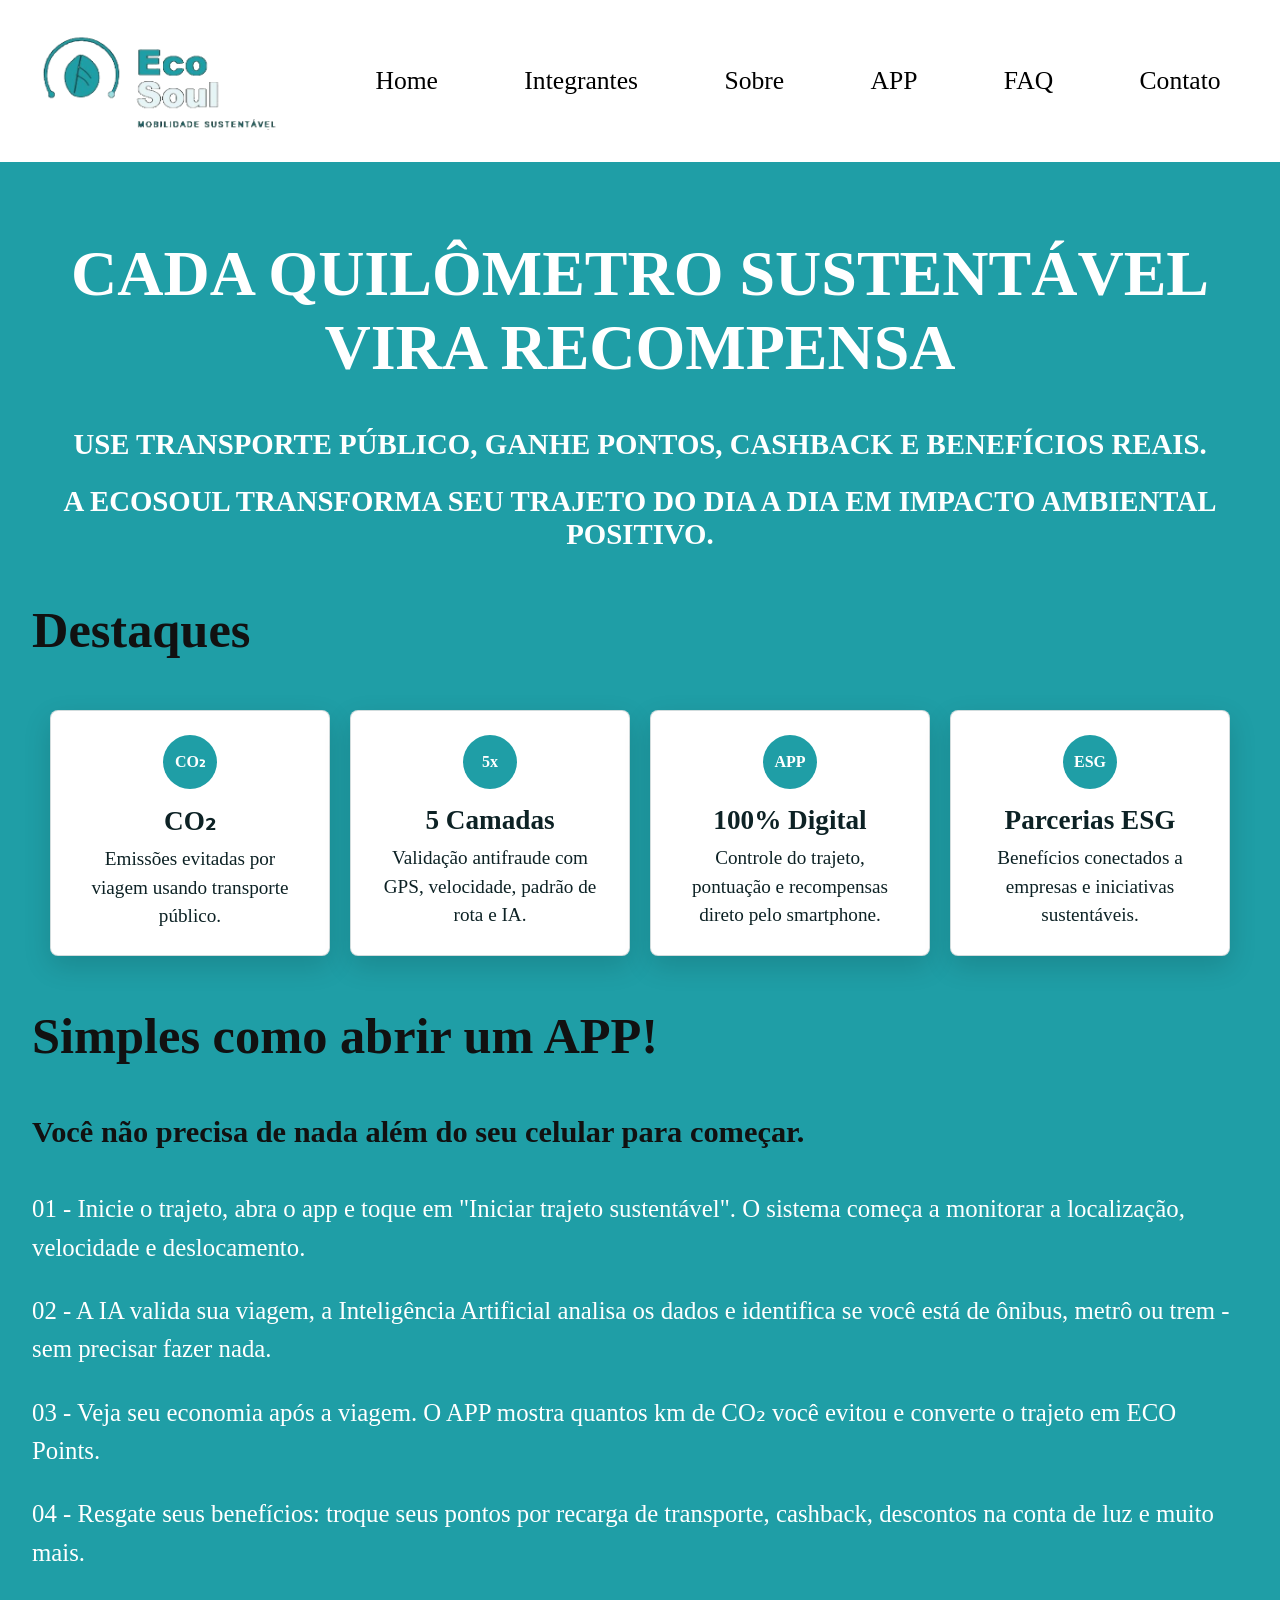
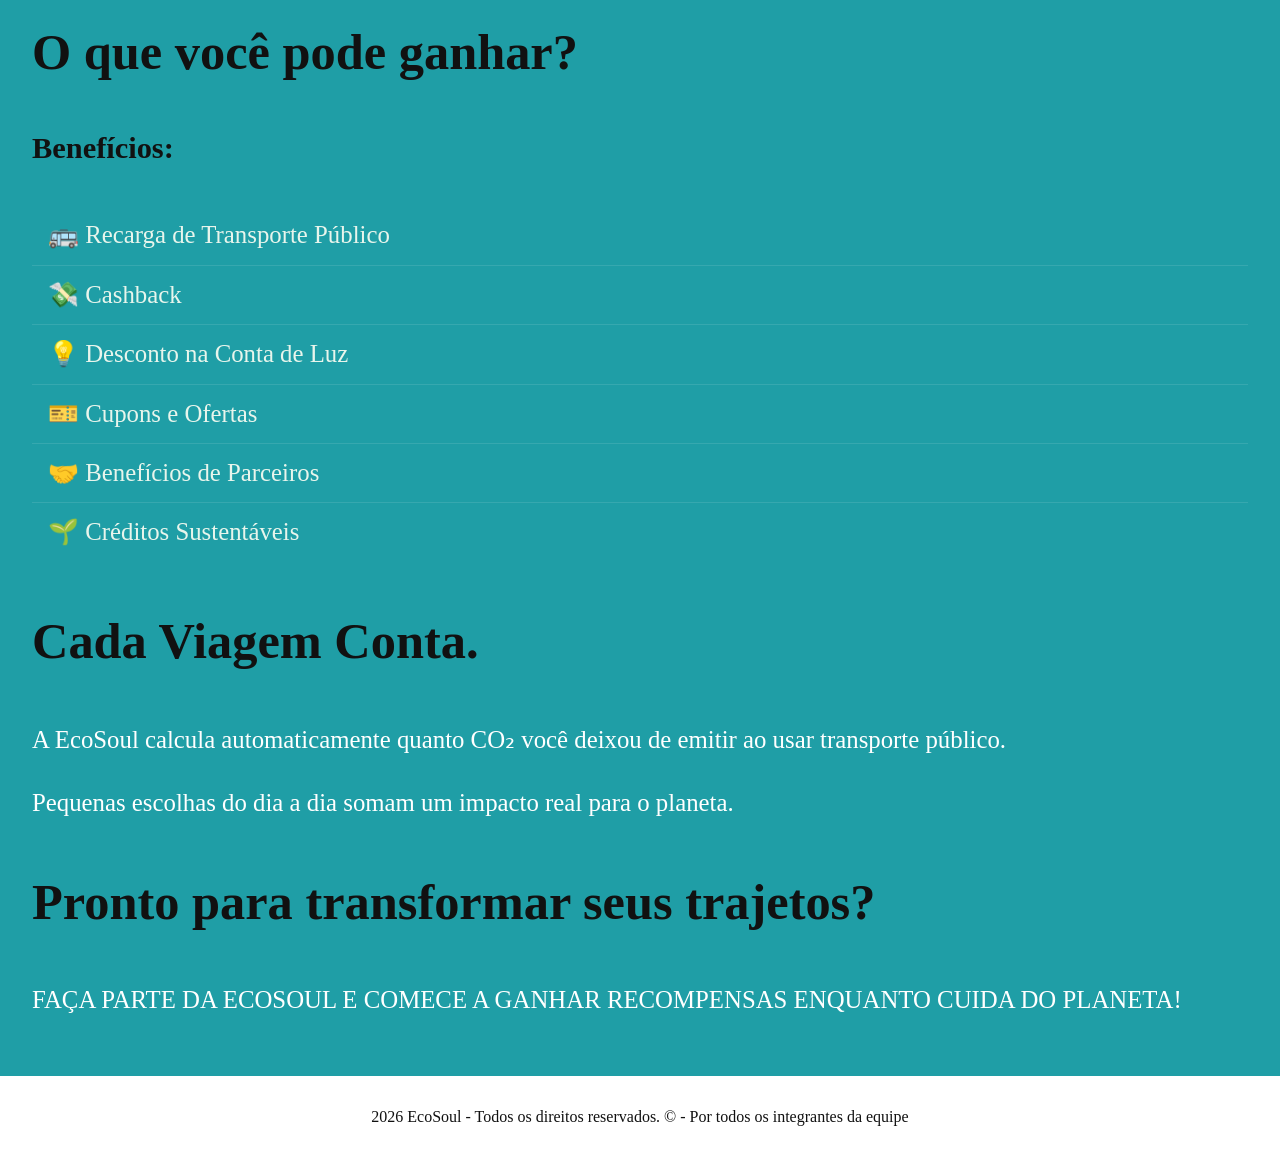
<file: index.html>
<!DOCTYPE html>
<html lang="pt-br">
<head>
  <meta charset="UTF-8">
  <meta name="viewport" content="width=device-width, initial-scale=1.0">
  <title>EcoSoul - P&aacute;gina Inicial</title>
  <link rel="stylesheet" href="./css/main.css"/>
</head>
<body>
    <!-- Cabecalho com logo e menu principal -->
    <header class="cabecalho">
      <input type="checkbox" id="menu-toggle" class="menu-toggle">
      <label for="menu-toggle" class="menu-hamburguer" aria-label="Abrir menu">
        <span></span>
        <span></span>
        <span></span>
      
      </label>
      <nav class="cabecalho__navbar">
        <ul class="cabecalho__lista">
          <li class="cabecalho__logo-item">
            <img src="./img/logo.png" class="logo" alt="Logo EcoSoul">
          </li>
          <li class="cabecalho__list-item">
            <a class="cabecalho__link cabecalho__link--active" href="./index.html">Home</a>
          </li>
          <li class="cabecalho__list-item">
            <a class="cabecalho__link" href="./paginas/integrante.html">Integrantes</a>
          </li>
          <li class="cabecalho__list-item">
            <a class="cabecalho__link" href="./paginas/sobre.html">Sobre</a>
          </li>
          <li class="cabecalho__list-item">
            <a class="cabecalho__link" href="./paginas/app.html">APP</a>
          </li>
          <li class="cabecalho__list-item">
            <a class="cabecalho__link" href="./paginas/faq.html">FAQ</a>
          </li>
         <li class="cabecalho__list-item">
            <a class="cabecalho__link" href="./paginas/contato.html">Contato</a>
          </li>
        </ul>
      </nav>
    </header>
   <main>
      <!-- Apresentacao inicial da proposta -->
      <h1 class="fundo__title">Cada quil&ocirc;metro sustent&aacute;vel vira recompensa</h1>
      <h2 class="h2_geral">Use transporte p&uacute;blico, ganhe pontos, cashback e benef&iacute;cios reais.</h2>
      <h2 class="h2_geral"> A EcoSoul transforma seu trajeto do dia a dia em impacto ambiental positivo.</h2>
      <h3 class="h3_geral">Destaques</h3>
      <!-- Cards com os principais diferenciais da EcoSoul -->
      <section class="destaques-grid" aria-label="Destaques da EcoSoul">
        <article class="destaque-card">
          <span class="icone-card">CO₂</span>
          <h4>CO₂</h4>
          <p>Emiss&otilde;es evitadas por viagem usando transporte p&uacute;blico.</p>
        </article>
        <article class="destaque-card">
          <span class="icone-card">5x</span>
          <h4>5 Camadas</h4>
          <p>Valida&ccedil;&atilde;o antifraude com GPS, velocidade, padr&atilde;o de rota e IA.</p>
        </article>
        <article class="destaque-card">
          <span class="icone-card">APP</span>
          <h4>100% Digital</h4>
          <p>Controle do trajeto, pontua&ccedil;&atilde;o e recompensas direto pelo smartphone.</p>
        </article>
        <article class="destaque-card">
          <span class="icone-card">ESG</span>
          <h4>Parcerias ESG</h4>
          <p>Benef&iacute;cios conectados a empresas e iniciativas sustent&aacute;veis.</p>
        </article>
      </section>
    <!-- Passo a passo de uso do aplicativo -->
    <h3 class="h3_geral">Simples como abrir um APP!</h3>
    <h4 class="h4_geral">Voc&ecirc; n&atilde;o precisa de nada al&eacute;m do seu celular para come&ccedil;ar.</h4>
    <p class="p_geral">01 - Inicie o trajeto,
      abra o app e toque em "Iniciar trajeto sustent&aacute;vel". O sistema come&ccedil;a a monitorar a localiza&ccedil;&atilde;o, velocidade e deslocamento.</p>
    <p class="p_geral">02 - A IA valida sua viagem, a
    Intelig&ecirc;ncia Artificial analisa os dados e identifica se voc&ecirc; est&aacute; de &ocirc;nibus, metr&ocirc; ou trem - sem precisar fazer nada.</p>
    <p class="p_geral">03 - Veja seu economia
    ap&oacute;s a viagem. O APP mostra quantos km de CO₂ voc&ecirc; evitou e converte o trajeto em ECO Points.</p>
    <p class="p_geral">04 - Resgate seus benef&iacute;cios:
    troque seus pontos por recarga de transporte, cashback, descontos na conta de luz e muito mais.</p>
    <h3 class="h3_geral">O que voc&ecirc; pode ganhar?</h3>
    <h4 class="h4_geral">Benef&iacute;cios:</h4>
    <!-- Beneficios que podem ser resgatados com os pontos -->
    <ul class="lista">
      <li class="lista_pagina">&#128652; Recarga de Transporte P&uacute;blico</li>
      <li class="lista_pagina">&#128184; Cashback</li>
      <li class="lista_pagina">&#128161; Desconto na Conta de Luz</li>
      <li class="lista_pagina">&#127915; Cupons e Ofertas</li>
      <li class="lista_pagina">&#129309; Benef&iacute;cios de Parceiros</li>
      <li class="lista_pagina">&#127793; Cr&eacute;ditos Sustent&aacute;veis</li>
    </ul>
    <h3 class="h3_geral">Cada Viagem Conta.</h3>
    <p class="p_geral">A EcoSoul calcula automaticamente quanto CO₂ voc&ecirc; deixou de emitir ao usar transporte p&uacute;blico.</p>
    <p class="p_geral">Pequenas escolhas do dia a dia somam um impacto real para o planeta.</p>
    <h3 class="h3_geral">Pronto para transformar seus trajetos?</h3>
    <p class="p_geral">FAÇA PARTE DA ECOSOUL E COMECE A GANHAR RECOMPENSAS ENQUANTO CUIDA DO PLANETA!</p>
    </main>
 <!-- Rodape do projeto -->
  <footer>
    <p>2026 EcoSoul - Todos os direitos reservados. &copy; - Por todos os integrantes da equipe</p>
  </footer>
  <script src="./js/interacoes.js"></script>
</body>
</html>
</file>
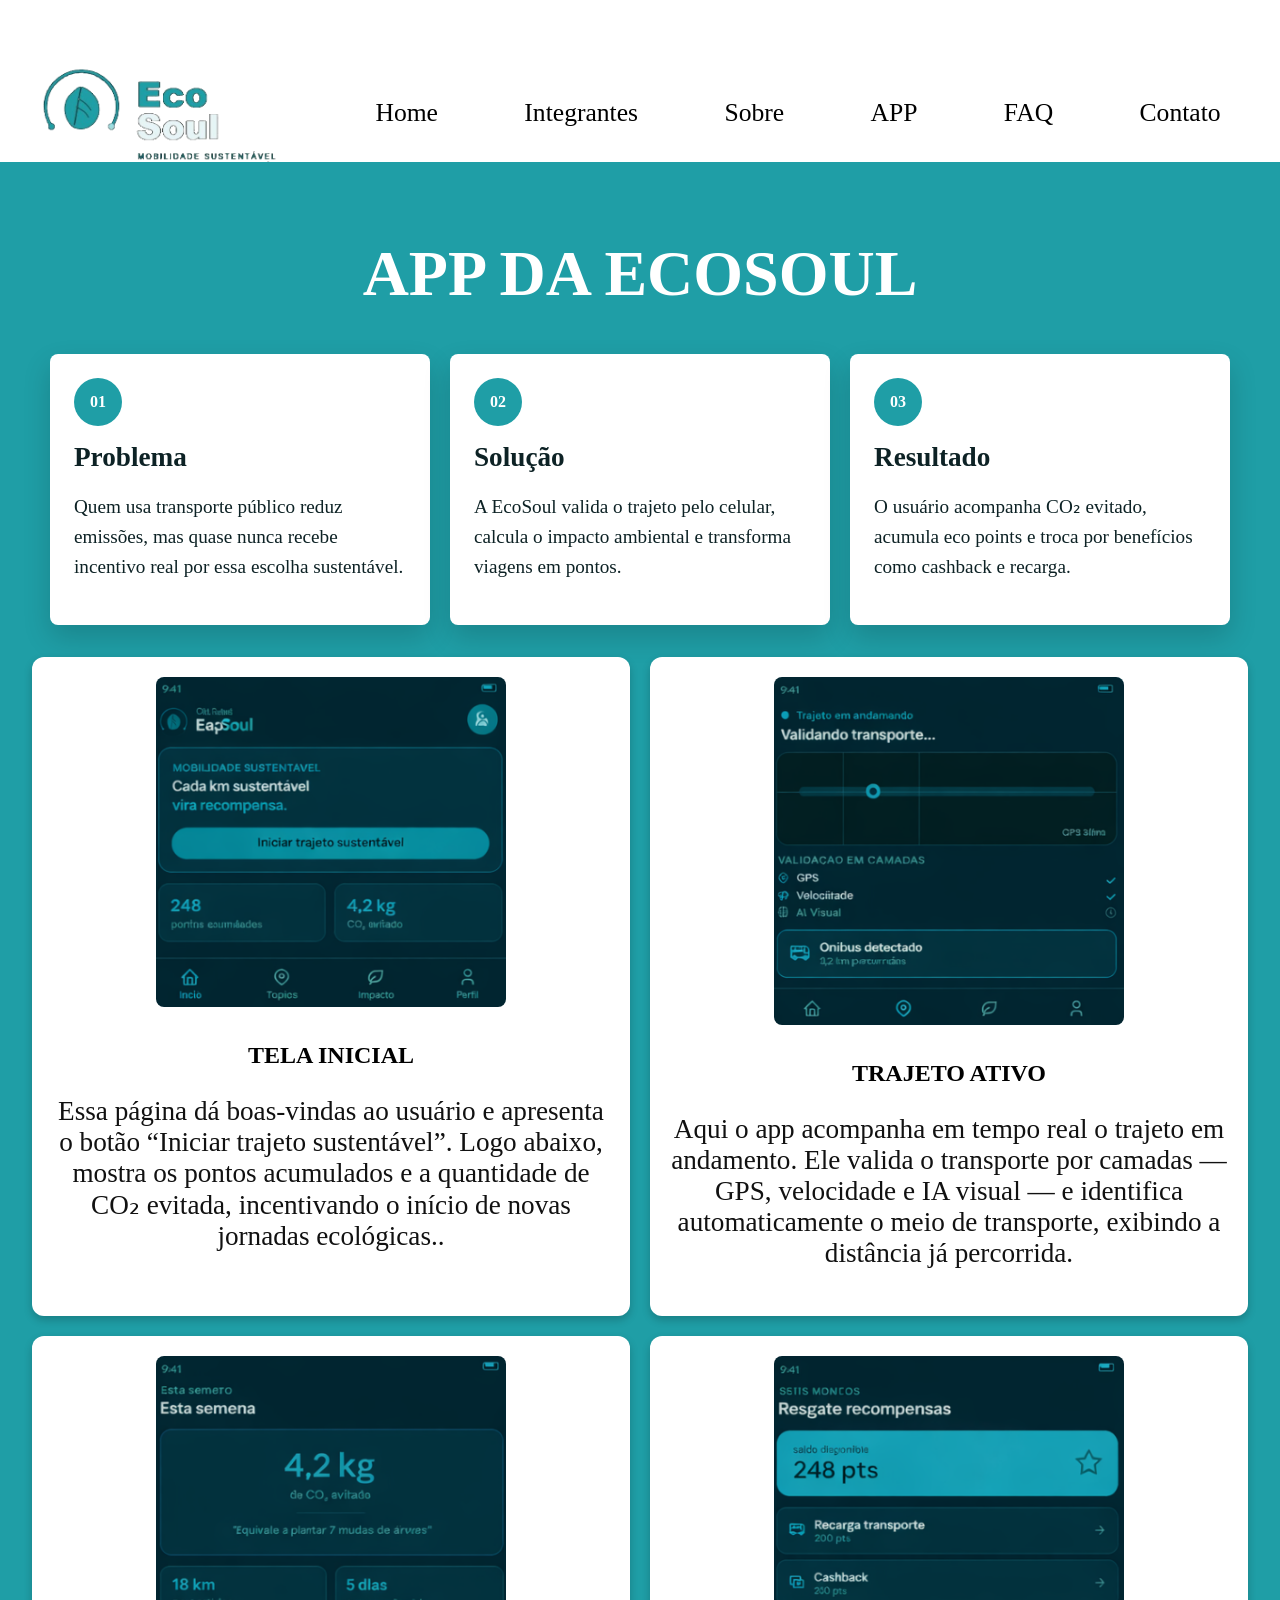
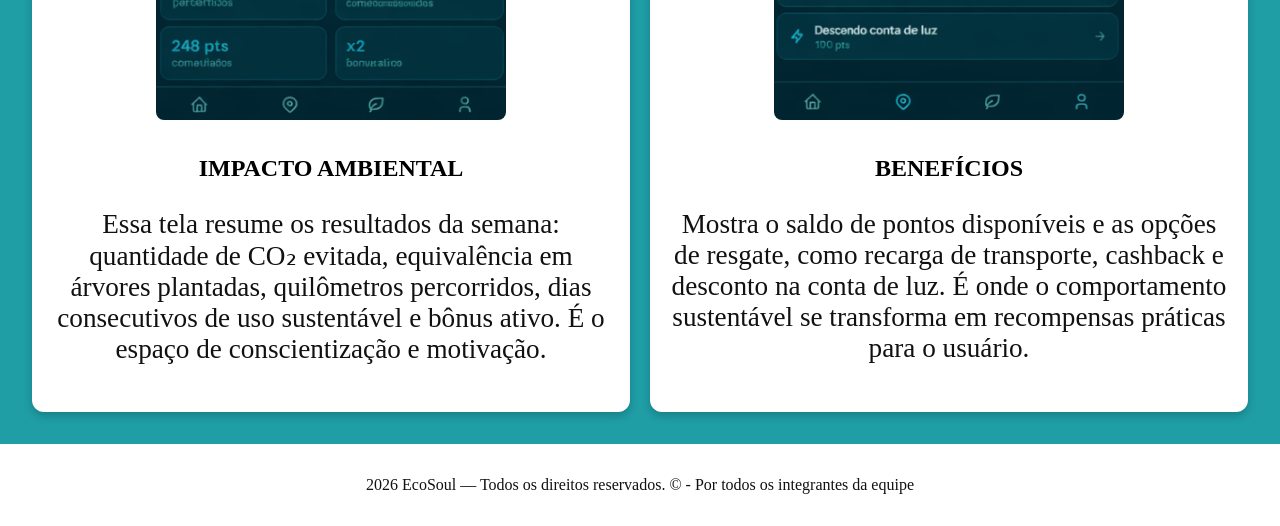
<file: paginas/app.html>
<!DOCTYPE html>
<html lang="pt-br">
<head>
    <meta charset="UTF-8">
    <meta name="viewport" content="width=device-width, initial-scale=1.0">
    <title>EcoSoul - App</title>
    <link rel="stylesheet" href="../css/main.css"/>
</head>
<body>
    <!-- Cabecalho com logo e menu principal -->
    <header class="cabecalho"></header>
      <input type="checkbox" id="menu-toggle" class="menu-toggle">
      <label for="menu-toggle" class="menu-hamburguer" aria-label="Abrir menu">
        <span></span>
        <span></span>
        <span></span>
      </label>
      <nav class="cabecalho__navbar">
        <ul class="cabecalho__lista">
          <li class="cabecalho__logo-item">
            <img src="../img/logo.png" class="logo" alt="Logo EcoSoul">
          </li>
          <li class="cabecalho__list-item">
            <a class="cabecalho__link" href="../index.html">Home</a>
          </li>
          <li class="cabecalho__list-item">
            <a class="cabecalho__link" href="../paginas/integrante.html">Integrantes</a>
          </li>
          <li class="cabecalho__list-item">
            <a class="cabecalho__link" href="../paginas/sobre.html">Sobre</a>
          </li>
          <li class="cabecalho__list-item">
            <a class="cabecalho__link cabecalho__link--active" href="../paginas/app.html">APP</a>
          </li>
          <li class="cabecalho__list-item">
            <a class="cabecalho__link" href="../paginas/faq.html">FAQ</a>
          </li>
         <li class="cabecalho__list-item">
            <a class="cabecalho__link" href="../paginas/contato.html">Contato</a>
          </li>
        </ul>
      </nav>
    </header>
        <main>
    <h1 class="fundo__title">APP DA ECOSOUL</h1>
    <!-- Resumo do problema, solucao e valor entregue -->
    <section class="solucao-resumo" aria-label="Resumo da solucao EcoSoul">
        <article class="solucao-card">
            <span>01</span>
            <h2>Problema</h2>
            <p>Quem usa transporte p&uacute;blico reduz emiss&otilde;es, mas quase nunca recebe incentivo real por essa escolha sustent&aacute;vel.</p>
        </article>
        <article class="solucao-card">
            <span>02</span>
            <h2>Solu&ccedil;&atilde;o</h2>
            <p>A EcoSoul valida o trajeto pelo celular, calcula o impacto ambiental e transforma viagens em pontos.</p>
        </article>
        <article class="solucao-card">
            <span>03</span>
            <h2>Resultado</h2>
            <p>O usu&aacute;rio acompanha CO₂ evitado, acumula eco points e troca por benef&iacute;cios como cashback e recarga.</p>
        </article>
    </section>

    <!-- Telas e funcionalidades previstas para o aplicativo -->
    <div class="grid-container">
        <div class="card-app">
            <img src="../img/pagina_inicial.png" alt="Tela inicial do aplicativo EcoSoul">
            <div class="texto">
                <h2 class="h2_app">Tela Inicial</h2>
                <p>Essa página dá boas‑vindas ao usuário e apresenta o botão “Iniciar trajeto sustentável”. Logo abaixo, mostra os pontos acumulados e a quantidade de CO₂ evitada, incentivando o início de novas jornadas ecológicas..</p>
            </div>
        </div>
        <div class="card-app">
            <img src="../img/trajeto.png"   alt="Tela de trajeto ativo do aplicativo EcoSoul">
            <div class="texto">
                <h2 class="h2_app">Trajeto Ativo</h2>
                <p>Aqui o app acompanha em tempo real o trajeto em andamento. Ele valida o transporte por camadas — GPS, velocidade e IA visual — e identifica automaticamente o meio de transporte, exibindo a distância já percorrida.</p>
            </div>
        </div>
        <div class="card-app">
            <img src="../img/impacto.png" alt="Tela de impacto ambiental do aplicativo EcoSoul">
            <div class="texto">
                <h2 class="h2_app">Impacto Ambiental</h2>
                <p>Essa tela resume os resultados da semana: quantidade de CO₂ evitada, equivalência em árvores plantadas, quilômetros percorridos, dias consecutivos de uso sustentável e bônus ativo. É o espaço de conscientização e motivação.</p>
            </div>
        </div>
        <div class="card-app">
            <img src="../img/perfil.png"  alt="Tela de benefícios do aplicativo EcoSoul">
            <div class="texto">
                <h2 class="h2_app">Benefícios</h2>
                <p>Mostra o saldo de pontos disponíveis e as opções de resgate, como recarga de transporte, cashback e desconto na conta de luz. É onde o comportamento sustentável se transforma em recompensas práticas para o usuário.</p>
            </div>
        </div>
    </div>
    </main>
    <!-- Rodape do projeto -->
    <footer>
    <p>2026 EcoSoul — Todos os direitos reservados. &copy; - Por todos os integrantes da equipe</p>
    </footer>
    <script src="../js/interacoes.js"></script>
</body>
</html>
</file>
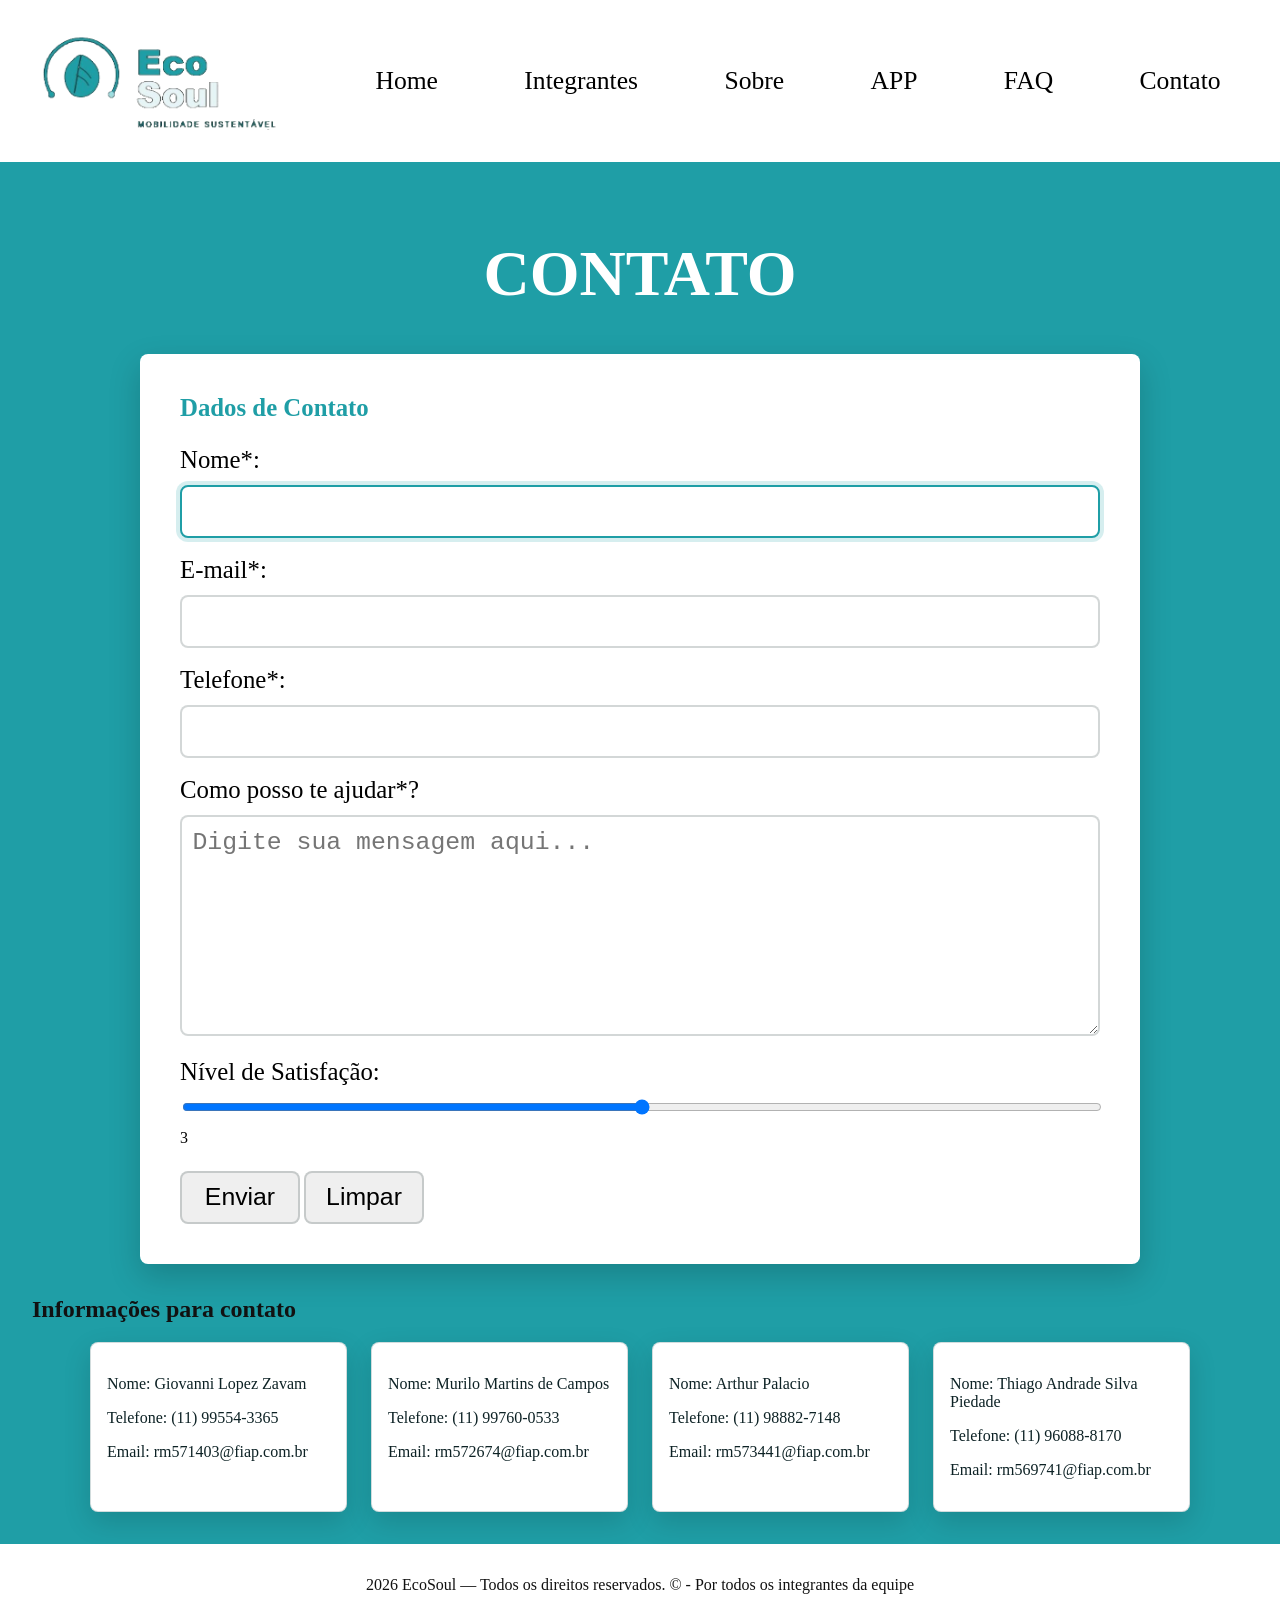
<file: paginas/contato.html>
<!DOCTYPE html>
<html lang="pt-br">
<head>
    <meta charset="UTF-8">
    <meta name="viewport" content="width=device-width, initial-scale=1.0">
    <title>EcoSoul - Contato</title>
    <link rel="stylesheet" href="../css/main.css"/>
</head>
<body>
    <!-- Cabecalho com logo e menu principal -->
    <header class="cabecalho">
      <input type="checkbox" id="menu-toggle" class="menu-toggle">
      <label for="menu-toggle" class="menu-hamburguer" aria-label="Abrir menu">
        <span></span>
        <span></span>
        <span></span>
      </label>
      <nav class="cabecalho__navbar">
        <ul class="cabecalho__lista">
          <li class="cabecalho__logo-item">
            <img src="../img/logo.png" class="logo" alt="Logo EcoSoul">
          </li>
          <li class="cabecalho__list-item">
            <a class="cabecalho__link" href="../index.html">Home</a>
          </li>
          <li class="cabecalho__list-item">
            <a class="cabecalho__link" href="../paginas/integrante.html">Integrantes</a>
          </li>
          <li class="cabecalho__list-item">
            <a class="cabecalho__link" href="../paginas/sobre.html">Sobre</a>
          </li>
          <li class="cabecalho__list-item">
            <a class="cabecalho__link" href="../paginas/app.html">APP</a>
          </li>
          <li class="cabecalho__list-item">
            <a class="cabecalho__link" href="../paginas/faq.html">FAQ</a>
          </li>
         <li class="cabecalho__list-item">
            <a class="cabecalho__link cabecalho__link--active" href="../paginas/contato.html">Contato</a>
          </li>
        </ul>
      </nav>
    </header>
    <main>
      <h1 class="fundo__title">Contato</h1>
      <!-- Formulario principal de contato -->
      <form name="contato" action="#" method="get" novalidate>
        <fieldset>
          <legend>Dados de Contato</legend>

          <label for="idNome">Nome*:</label>
          <input id="idNome" type="text" name="nome" required autocomplete="off" autofocus><br><br>

          <label for="idEmail">E-mail*:</label>
          <input id="idEmail" type="email" name="email" required autocomplete="off"><br><br>

          <label for="idComercial">Telefone*:</label>
          <input id="idComercial" type="tel" name="tcomercial" required ><br><br>

          <label for="mensagem">Como posso te ajudar*?</label><br>
          <textarea id="mensagem" name="mensagem" rows="7" cols="100" placeholder="Digite sua mensagem aqui..." required></textarea><br><br>

          <label for="satisfacao">Nível de Satisfação:</label>
          <input id="satisfacao" type="range" name="satisfacao" min="1" max="5">
          <span id="valorSatisfacao">5</span><br><br>

          <input type="submit" value="Enviar">
          <input type="reset" value="Limpar">
          <p id="feedbackContato" class="feedback-contato" aria-live="polite"></p>
          

        </fieldset>
      </form>
      <section aria-labelledby="titulo-contatos">
        <!-- Informacoes diretas da equipe -->
        <h2 id="titulo-contatos" class="fundo__title_h2">Informações para contato</h2>
        <div class="informacoes-contato">
          <div>
            <p>Nome: Giovanni Lopez Zavam</p>
            <p>Telefone: (11) 99554-3365</p>
            <p>Email: rm571403@fiap.com.br</p>
          </div>

          <div>
            <p>Nome: Murilo  Martins de Campos</p>
            <p>Telefone: (11) 99760-0533</p>
            <p>Email: rm572674@fiap.com.br</p>
          </div>
          <div>
            <p>Nome: Arthur Palacio</p>
            <p>Telefone: (11) 98882-7148</p>
            <p>Email: rm573441@fiap.com.br</p>
          </div>
          <div>
            <p>Nome: Thiago Andrade Silva Piedade</p>
            <p>Telefone: (11) 96088-8170</p>
            <p>Email: rm569741@fiap.com.br</p>
          </div>
        </div>
      </section>
    </main>
    <!-- Rodape do projeto -->
    <footer>
    <p>2026 EcoSoul — Todos os direitos reservados. &copy; - Por todos os integrantes da equipe</p>
    </footer>
    <script src="../js/contato.js"></script>
    <script src="../js/interacoes.js"></script>
</body>
</html>
</file>
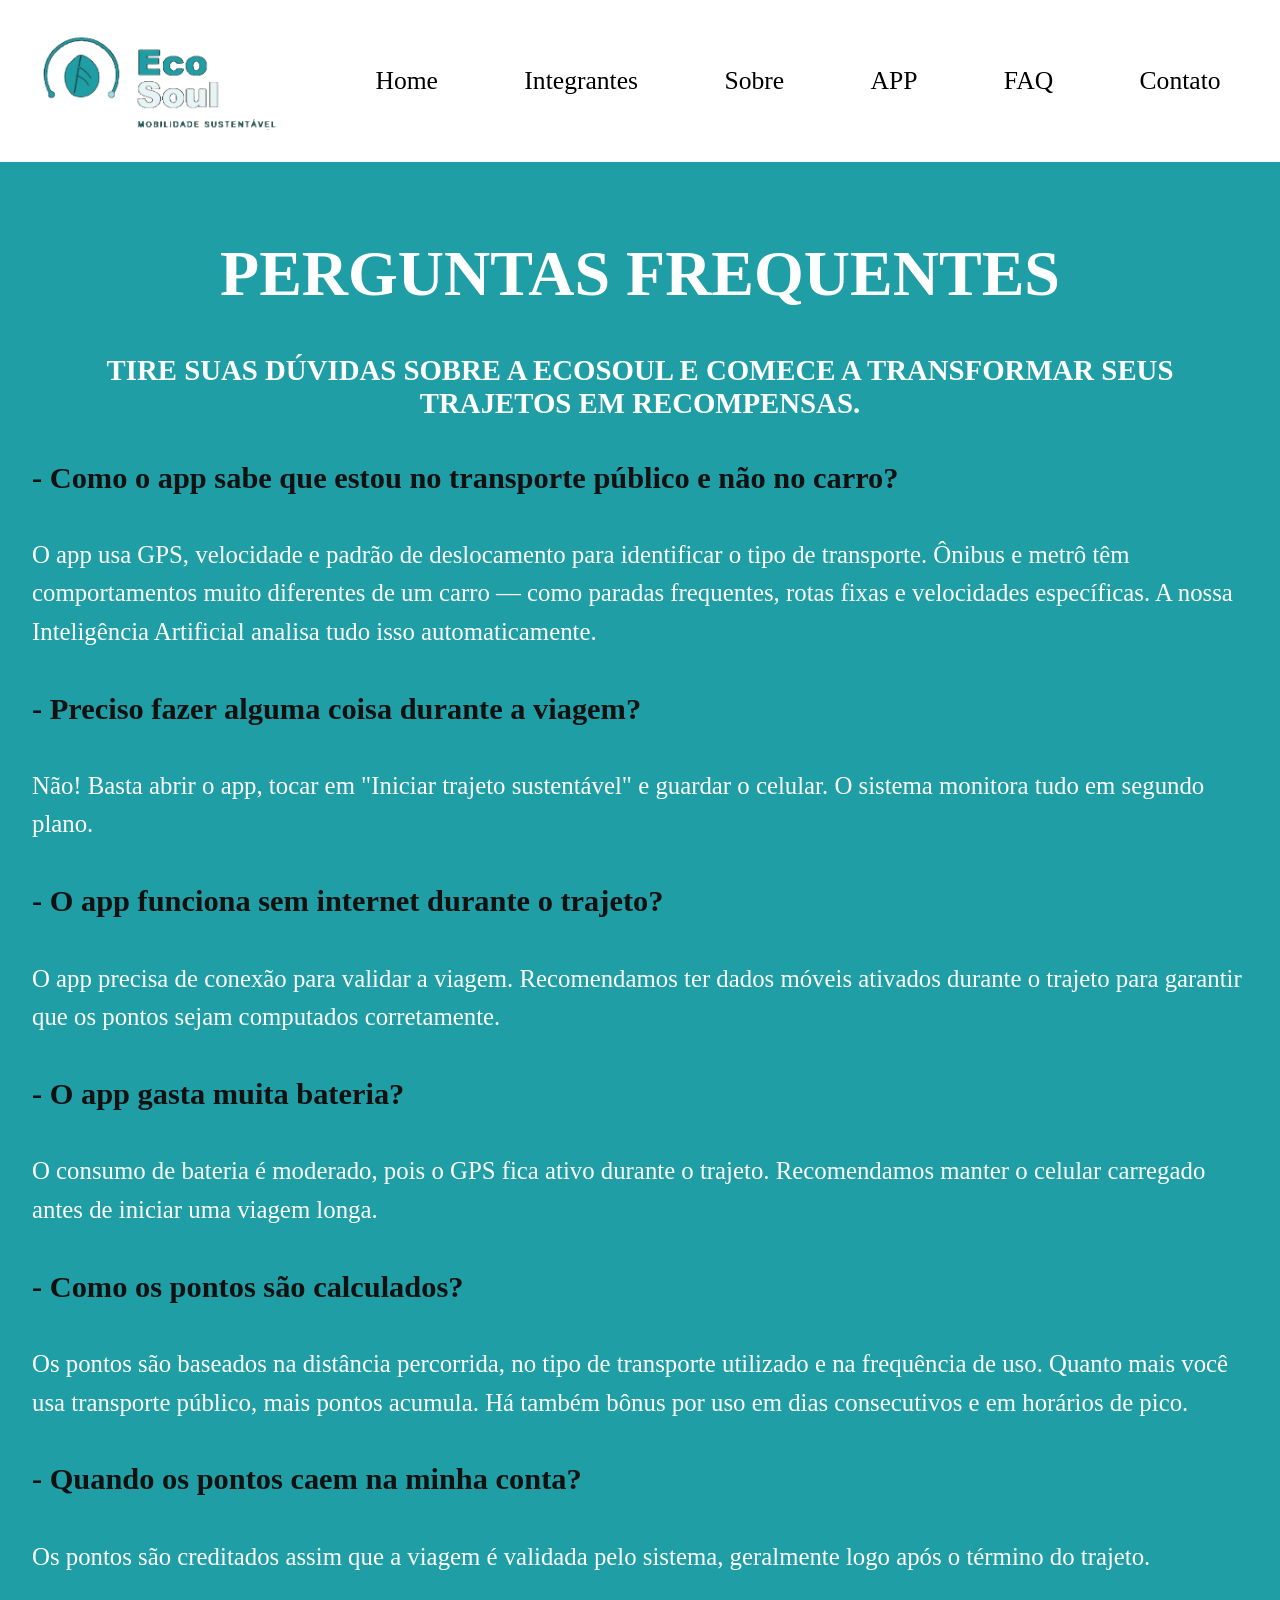
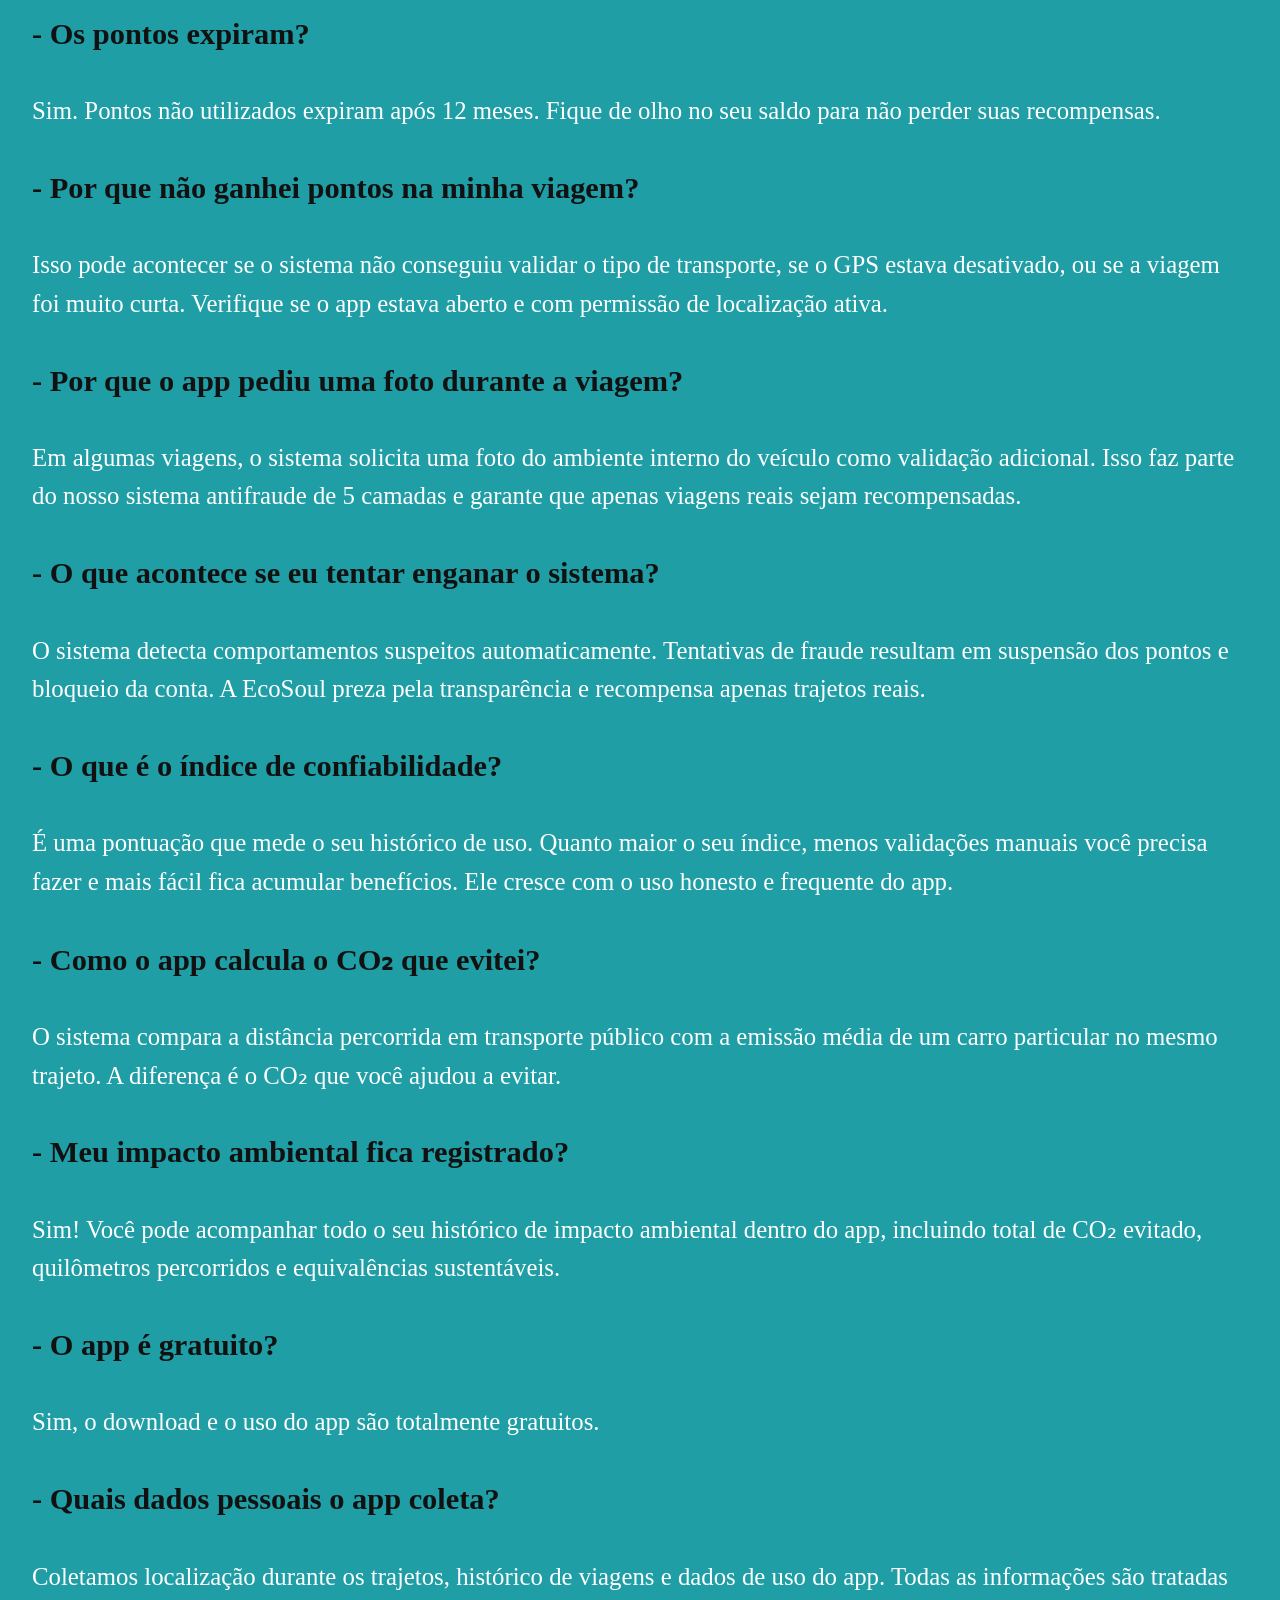
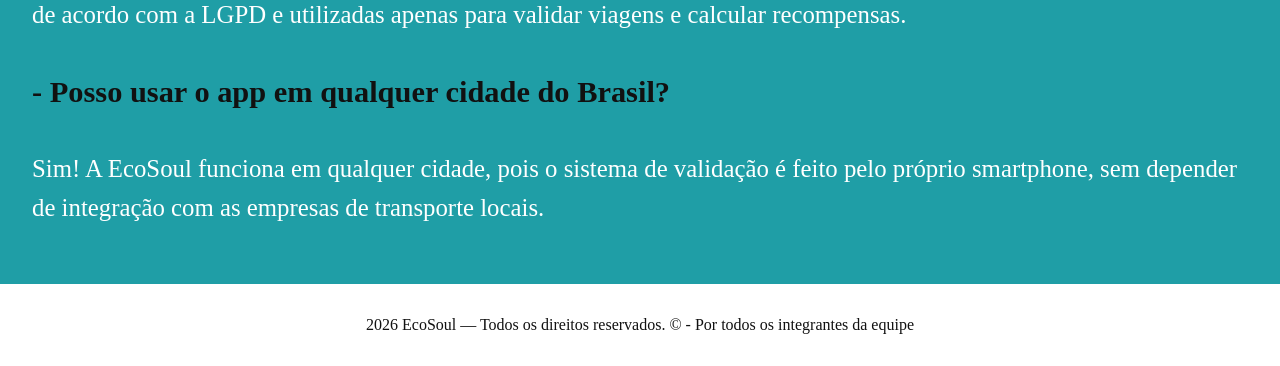
<file: paginas/faq.html>
<!DOCTYPE html>
<html lang="pt-br">
<head>
    <meta charset="UTF-8">
    <meta name="viewport" content="width=device-width, initial-scale=1.0">
    <title>EcoSoul - FAQ</title>
    <link rel="stylesheet" href="../css/main.css"/>
</head>
<body>
    <!-- Cabecalho com logo e menu principal -->
    <header class="cabecalho">
      <input type="checkbox" id="menu-toggle" class="menu-toggle">
      <label for="menu-toggle" class="menu-hamburguer" aria-label="Abrir menu">
        <span></span>
        <span></span>
        <span></span>
      </label>
      <nav class="cabecalho__navbar">
        <ul class="cabecalho__lista">
          <li class="cabecalho__logo-item">
            <img src="../img/logo.png" class="logo" alt="Logo EcoSoul">
          </li>
          <li class="cabecalho__list-item">
            <a class="cabecalho__link" href="../index.html">Home</a>
          </li>
          <li class="cabecalho__list-item">
            <a class="cabecalho__link" href="../paginas/integrante.html">Integrantes</a>
          </li>
          <li class="cabecalho__list-item">
            <a class="cabecalho__link" href="../paginas/sobre.html">Sobre</a>
          </li>
          <li class="cabecalho__list-item">
            <a class="cabecalho__link" href="../paginas/app.html">APP</a>
          </li>
          <li class="cabecalho__list-item">
            <a class="cabecalho__link cabecalho__link--active" href="../paginas/faq.html">FAQ</a>
          </li>
         <li class="cabecalho__list-item">
            <a class="cabecalho__link" href="../paginas/contato.html">Contato</a>
          </li>
        </ul>
      </nav>
    </header>
    <main>
      <h1 class="fundo__title">Perguntas Frequentes</h1>
      <h2 class="h2_geral">Tire suas dúvidas sobre a EcoSoul e comece a transformar seus trajetos em recompensas.</h2>
      <!-- Perguntas organizadas por tema -->
      <section class="faq-section" aria-labelledby="faq-app">
      <h4 class="h4_geral">- Como o app sabe que estou no transporte público e não no carro?</h4>
      <p class="p_geral">O app usa GPS, velocidade e padrão de deslocamento para identificar o tipo de transporte. Ônibus e metrô têm comportamentos muito diferentes de um carro — como paradas frequentes, rotas fixas e velocidades específicas. A nossa Inteligência Artificial analisa tudo isso automaticamente.</p>
      <h4 class="h4_geral">- Preciso fazer alguma coisa durante a viagem?</h4>
      <p class="p_geral">Não! Basta abrir o app, tocar em "Iniciar trajeto sustentável" e guardar o celular. O sistema monitora tudo em segundo plano.</p>
      <h4 class="h4_geral">- O app funciona sem internet durante o trajeto?</h4>
      <p class="p_geral">O app precisa de conexão para validar a viagem. Recomendamos ter dados móveis ativados durante o trajeto para garantir que os pontos sejam computados corretamente.</p>
      <h4 class="h4_geral">- O app gasta muita bateria?</h4>
      <p class="p_geral">O consumo de bateria é moderado, pois o GPS fica ativo durante o trajeto. Recomendamos manter o celular carregado antes de iniciar uma viagem longa.</p>
      </section>
      <section class="faq-section" aria-labelledby="faq-pontos">
      <h4 class="h4_geral">- Como os pontos são calculados?</h4>
      <p class="p_geral">Os pontos são baseados na distância percorrida, no tipo de transporte utilizado e na frequência de uso. Quanto mais você usa transporte público, mais pontos acumula. Há também bônus por uso em dias consecutivos e em horários de pico.</p>
      <h4 class="h4_geral">- Quando os pontos caem na minha conta?</h4>
      <p class="p_geral">Os pontos são creditados assim que a viagem é validada pelo sistema, geralmente logo após o término do trajeto.</p>
      <h4 class="h4_geral">- Os pontos expiram?</h4>
      <p class="p_geral">Sim. Pontos não utilizados expiram após 12 meses. Fique de olho no seu saldo para não perder suas recompensas.</p>
      <h4 class="h4_geral">- Por que não ganhei pontos na minha viagem?</h4>
      <p class="p_geral">Isso pode acontecer se o sistema não conseguiu validar o tipo de transporte, se o GPS estava desativado, ou se a viagem foi muito curta. Verifique se o app estava aberto e com permissão de localização ativa.</p>
      </section>
      <section class="faq-section" aria-labelledby="faq-validacao">
      <h4 class="h4_geral">- Por que o app pediu uma foto durante a viagem?</h4>
      <p class="p_geral">Em algumas viagens, o sistema solicita uma foto do ambiente interno do veículo como validação adicional. Isso faz parte do nosso sistema antifraude de 5 camadas e garante que apenas viagens reais sejam recompensadas.</p>
      <h4 class="h4_geral">- O que acontece se eu tentar enganar o sistema?</h4>
      <p class="p_geral">O sistema detecta comportamentos suspeitos automaticamente. Tentativas de fraude resultam em suspensão dos pontos e bloqueio da conta. A EcoSoul preza pela transparência e recompensa apenas trajetos reais.</p>
      <h4 class="h4_geral">- O que é o índice de confiabilidade?</h4>
      <p class="p_geral">É uma pontuação que mede o seu histórico de uso. Quanto maior o seu índice, menos validações manuais você precisa fazer e mais fácil fica acumular benefícios. Ele cresce com o uso honesto e frequente do app.</p>
      </section>
      <section class="faq-section" aria-labelledby="faq-impacto">
      <h4 class="h4_geral">- Como o app calcula o CO₂ que evitei?</h4>
      <p class="p_geral">O sistema compara a distância percorrida em transporte público com a emissão média de um carro particular no mesmo trajeto. A diferença é o CO₂ que você ajudou a evitar.</p>
      <h4 class="h4_geral">- Meu impacto ambiental fica registrado?</h4>
      <p class="p_geral">Sim! Você pode acompanhar todo o seu histórico de impacto ambiental dentro do app, incluindo total de CO₂ evitado, quilômetros percorridos e equivalências sustentáveis.</p>
      </section>
      <section class="faq-section" aria-labelledby="faq-cadastro">
      <h4 class="h4_geral">- O app é gratuito?</h4>
      <p class="p_geral">Sim, o download e o uso do app são totalmente gratuitos.</p>
      <h4 class="h4_geral">- Quais dados pessoais o app coleta?</h4>
      <p class="p_geral">Coletamos localização durante os trajetos, histórico de viagens e dados de uso do app. Todas as informações são tratadas de acordo com a LGPD e utilizadas apenas para validar viagens e calcular recompensas.</p>
      <h4 class="h4_geral">- Posso usar o app em qualquer cidade do Brasil?</h4>
      <p class="p_geral">Sim! A EcoSoul funciona em qualquer cidade, pois o sistema de validação é feito pelo próprio smartphone, sem depender de integração com as empresas de transporte locais.</p>
      </section>
    </main>
    <!-- Rodape do projeto -->
    <footer>
    <p>2026 EcoSoul — Todos os direitos reservados. &copy; - Por todos os integrantes da equipe</p>
    </footer>
    <script src="../js/interacoes.js"></script>
</body>
</html>
</file>
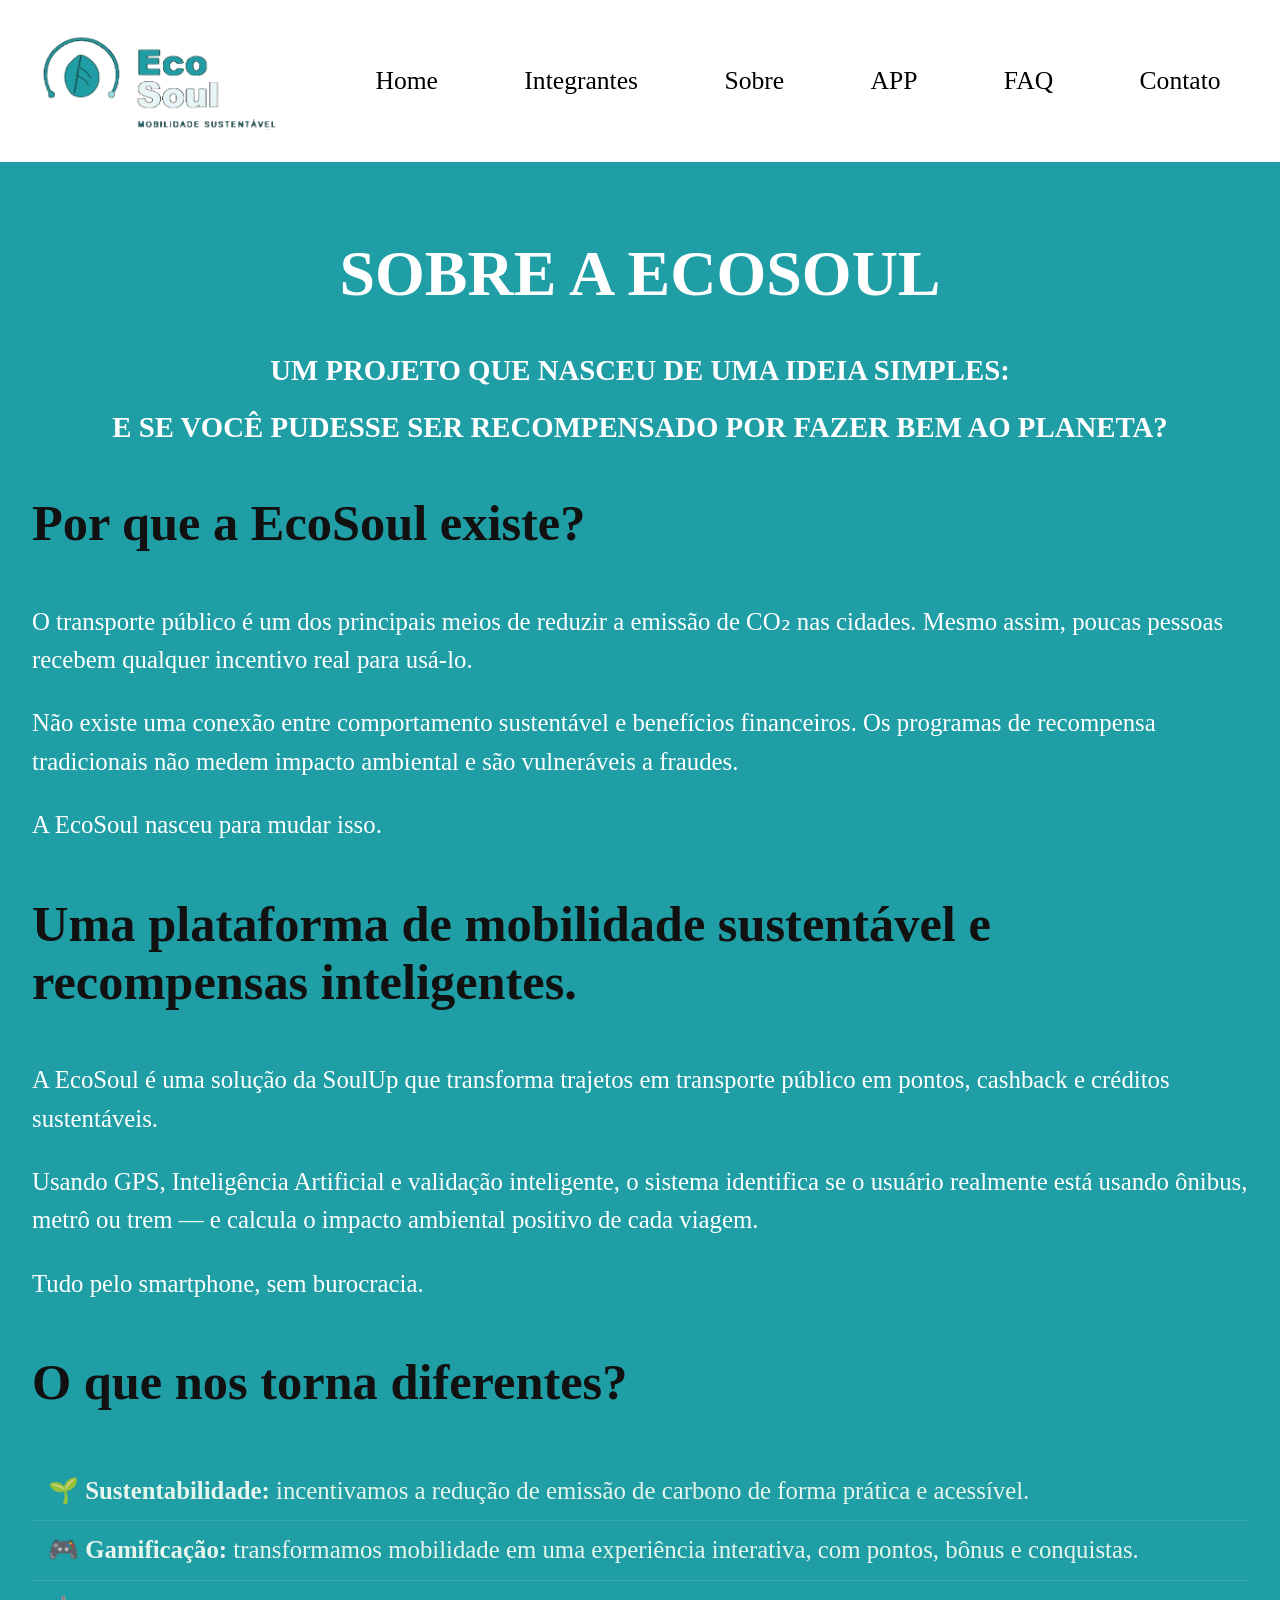
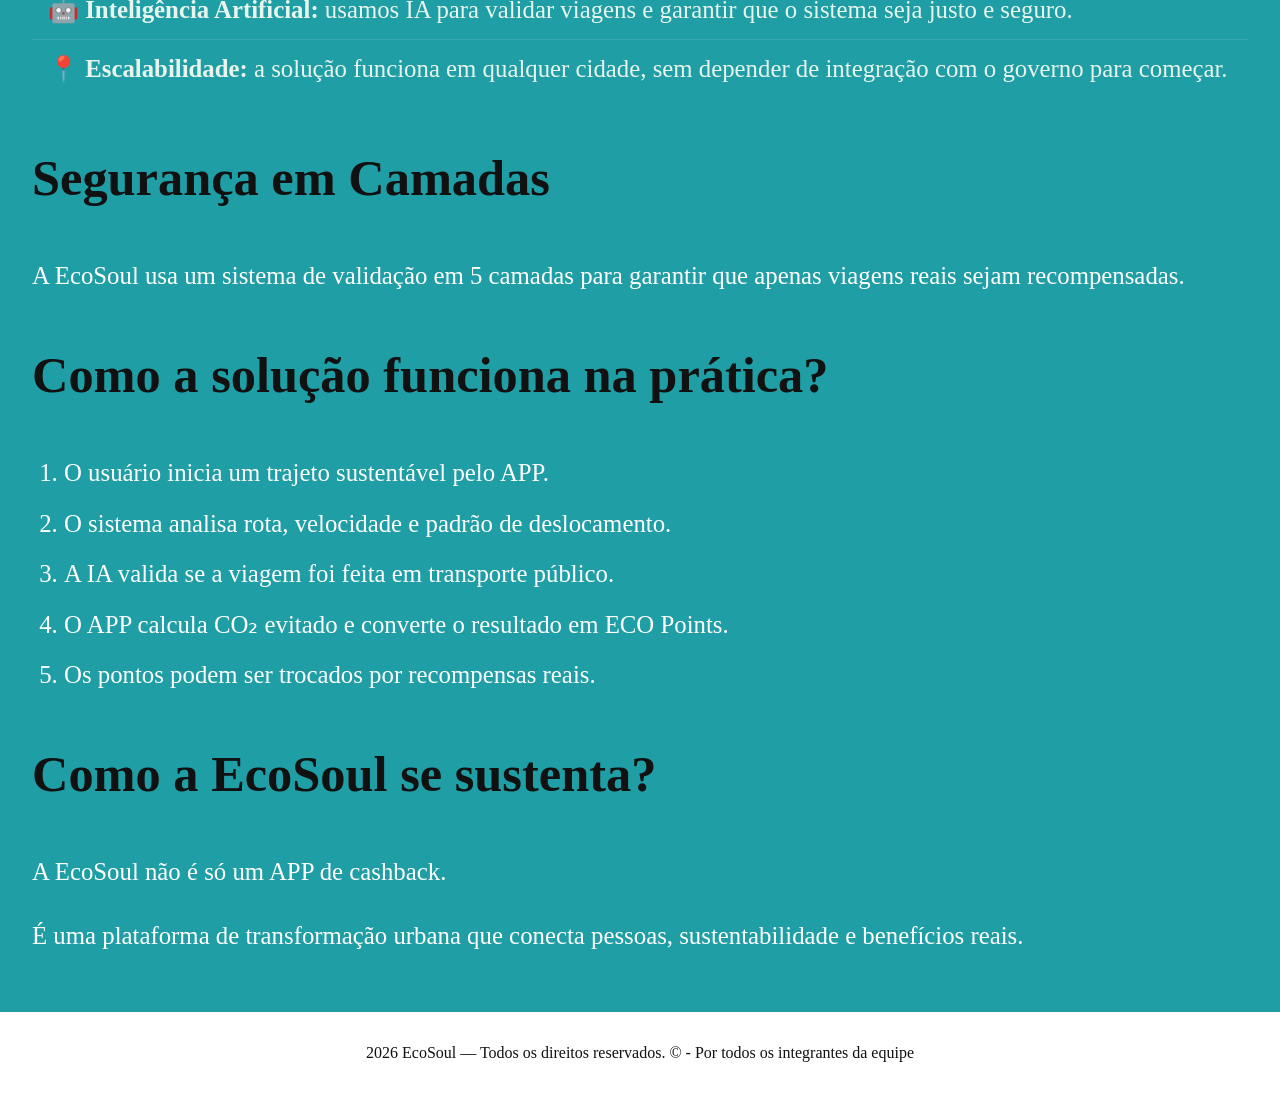
<file: paginas/sobre.html>
<!DOCTYPE html>
<html lang="pt-br">
<head>
    <meta charset="UTF-8">
    <meta name="viewport" content="width=device-width, initial-scale=1.0">
    <title>EcoSoul - Sobre</title>
    <link rel="stylesheet" href="../css/main.css"/>
</head>
<body>
    <!-- Cabecalho com logo e menu principal -->
    <header class="cabecalho">
      <input type="checkbox" id="menu-toggle" class="menu-toggle">
      <label for="menu-toggle" class="menu-hamburguer" aria-label="Abrir menu">
        <span></span>
        <span></span>
        <span></span>
      </label>
      <nav class="cabecalho__navbar">
        <ul class="cabecalho__lista">
          <li class="cabecalho__logo-item">
            <img src="../img/logo.png" class="logo" alt="Logo EcoSoul">
          </li>
          <li class="cabecalho__list-item">
            <a class="cabecalho__link" href="../index.html">Home</a>
          </li>
          <li class="cabecalho__list-item">
            <a class="cabecalho__link" href="../paginas/integrante.html">Integrantes</a>
          </li>
          <li class="cabecalho__list-item">
            <a class="cabecalho__link cabecalho__link--active" href="../paginas/sobre.html">Sobre</a>
          </li>
          <li class="cabecalho__list-item">
            <a class="cabecalho__link" href="../paginas/app.html">APP</a>
          </li>
          <li class="cabecalho__list-item">
            <a class="cabecalho__link" href="../paginas/faq.html">FAQ</a>
          </li>
         <li class="cabecalho__list-item">
            <a class="cabecalho__link" href="../paginas/contato.html">Contato</a>
          </li>
        </ul>
      </nav>
    </header>
    <main>
      <h1 class="fundo__title">Sobre a EcoSoul</h1>
      <h2 class="h2_geral">Um projeto que nasceu de uma ideia simples: </h2>
      <h2 class="h2_geral">e se você pudesse ser recompensado por fazer bem ao planeta?</h2>
      <!-- Contexto do problema e proposta da solucao -->
      <section aria-labelledby="problema-ecosoul">
      <h3 id="problema-ecosoul" class="h3_geral">Por que a EcoSoul existe?</h3>
      <p class="p_geral">O transporte público é um dos principais meios de reduzir a emissão de CO₂ nas cidades. Mesmo assim, poucas pessoas recebem qualquer incentivo real para usá-lo.</p>
      <p class="p_geral"> Não existe uma conexão entre comportamento sustentável e benefícios financeiros. Os programas de recompensa tradicionais não medem impacto ambiental e são vulneráveis a fraudes.</p>
      <p class="p_geral">A EcoSoul nasceu para mudar isso.</p>
      </section>
      <section aria-labelledby="solucao-ecosoul">
      <h3 id="solucao-ecosoul" class="h3_geral">Uma plataforma de mobilidade sustentável e recompensas inteligentes.</h3>
      <p class="p_geral">A EcoSoul é uma solução da SoulUp que transforma trajetos em transporte público em pontos, cashback e créditos sustentáveis.</p>
      <p class="p_geral">Usando GPS, Inteligência Artificial e validação inteligente, o sistema identifica se o usuário realmente está usando ônibus, metrô ou trem — e calcula o impacto ambiental positivo de cada viagem.</p>
      <p class="p_geral">Tudo pelo smartphone, sem burocracia.</p>
      </section>
      <section aria-labelledby="diferenciais-ecosoul">
      <h3 id="diferenciais-ecosoul" class="h3_geral">O que nos torna diferentes?</h3>
      <ul class="lista">
        <li class="lista_pagina">🌱 <strong>Sustentabilidade:</strong> incentivamos a redução de emissão de carbono de forma prática e acessível.</li>
        <li class="lista_pagina">🎮 <strong>Gamificação:</strong> transformamos mobilidade em uma experiência interativa, com pontos, bônus e conquistas.</li>
        <li class="lista_pagina">🤖 <strong>Inteligência Artificial:</strong> usamos IA para validar viagens e garantir que o sistema seja justo e seguro.</li>
        <li class="lista_pagina">📍 <strong>Escalabilidade:</strong> a solução funciona em qualquer cidade, sem depender de integração com o governo para começar.</li>
      </ul>
      </section>
      <section aria-labelledby="seguranca-ecosoul">
      <h3 id="seguranca-ecosoul" class="h3_geral">Segurança em Camadas</h3>
      <p class="p_geral">A EcoSoul usa um sistema de validação em 5 camadas para garantir que apenas viagens reais sejam recompensadas.</p>
      </section>
      <section aria-labelledby="fluxo-ecosoul">
      <h3 id="fluxo-ecosoul" class="h3_geral">Como a solução funciona na prática?</h3>
      <ol class="fluxo-solucao">
        <li>O usuário inicia um trajeto sustentável pelo APP.</li>
        <li>O sistema analisa rota, velocidade e padrão de deslocamento.</li>
        <li>A IA valida se a viagem foi feita em transporte público.</li>
        <li>O APP calcula CO₂ evitado e converte o resultado em ECO Points.</li>
        <li>Os pontos podem ser trocados por recompensas reais.</li>
      </ol>
      </section>
      <section aria-labelledby="sustentacao-ecosoul">
      <h3 id="sustentacao-ecosoul" class="h3_geral">Como a EcoSoul se sustenta?</h3>
      <p class="p_geral">A EcoSoul não é só um APP de cashback.</p>
      <p class="p_geral">É uma plataforma de transformação urbana que conecta pessoas, sustentabilidade e benefícios reais.</p>
      </section>
    </main>
    <!-- Rodape do projeto -->
    <footer>
    <p>2026 EcoSoul — Todos os direitos reservados. &copy; - Por todos os integrantes da equipe</p>
    </footer>
    <script src="../js/interacoes.js"></script>
</body>
</html>
</file>
<file: css/main.css>
/* Arquivo central que importa todos os estilos do projeto */
@import url('./base.css');
@import url('./cabecalho.css');
@import url('./integrantes.css');
@import url('./index.css');
@import url('./app.css');
@import url('./responsive.css');
</file>
